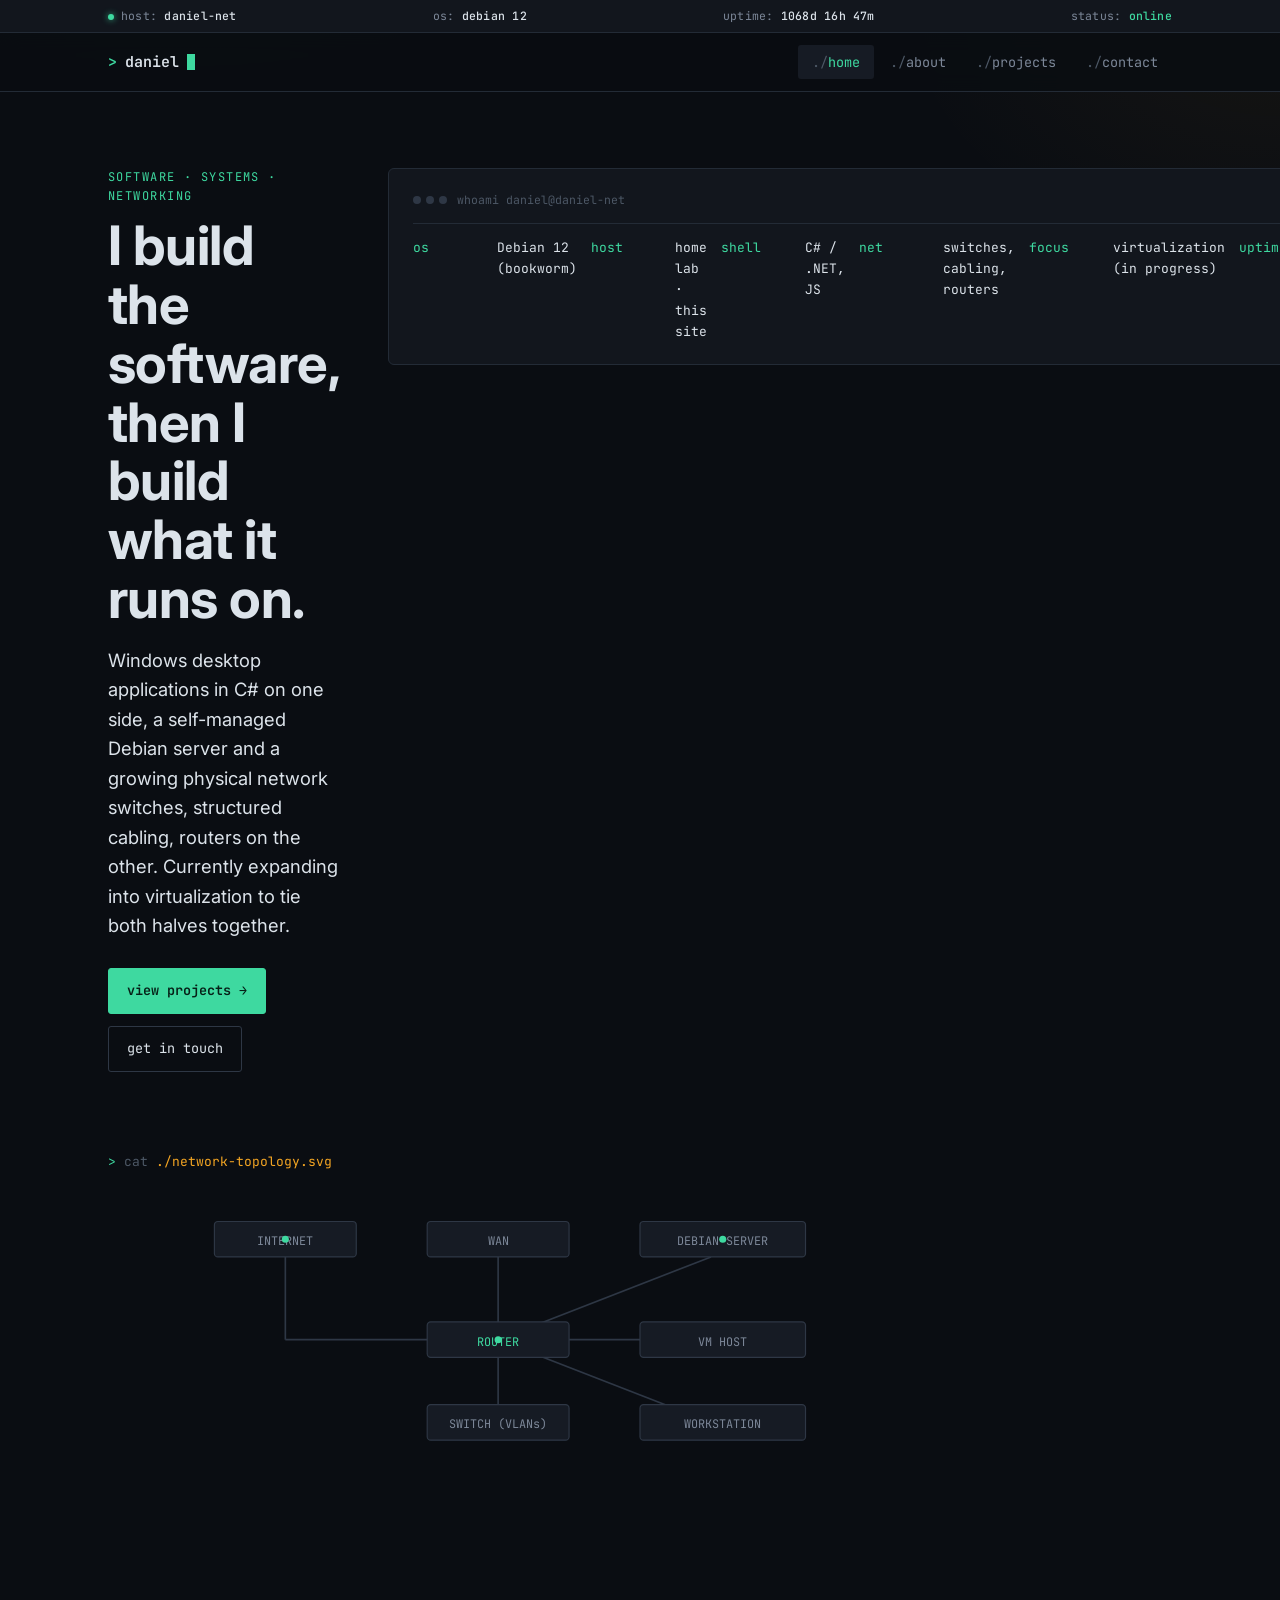
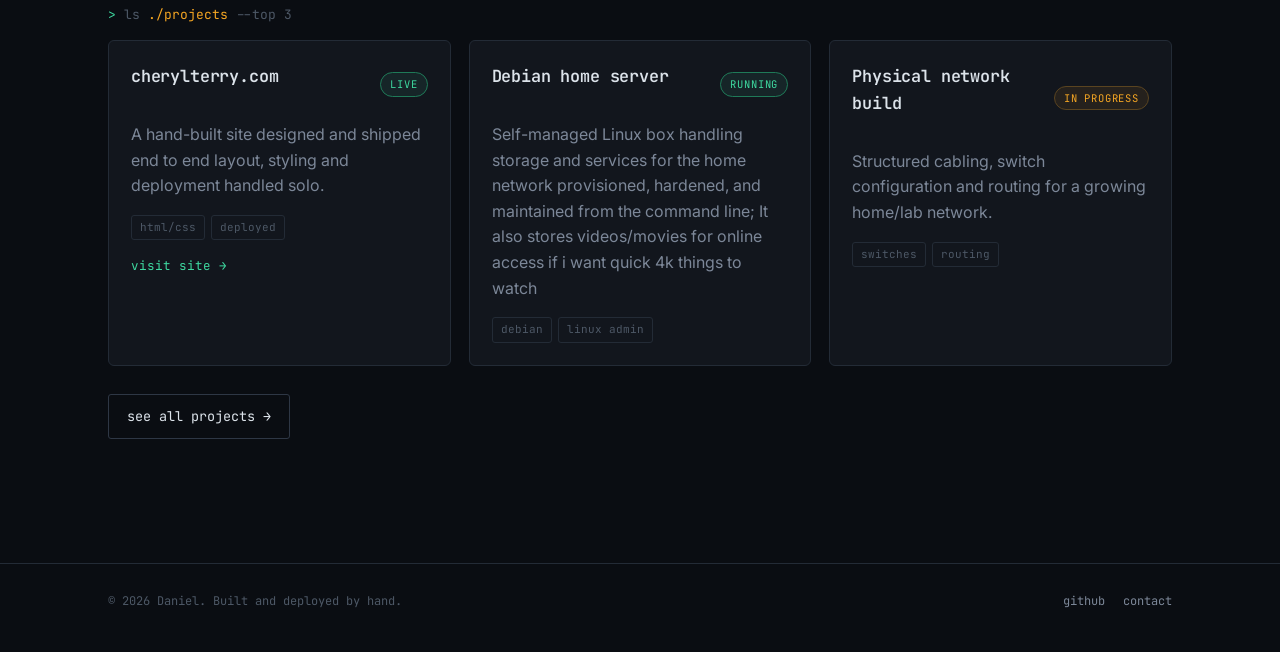
<file: index.html>
<!DOCTYPE html>
<html lang="en">
<head>
<meta charset="UTF-8">
<meta name="viewport" content="width=device-width, initial-scale=1.0">
<title>Daniel  Software &amp; Infrastructure</title>
<meta name="description" content="Daniel's portfolio  Windows desktop software in C#, a self-hosted Debian home lab, physical network builds, and virtualization.">
<link rel="stylesheet" href="/css/style.css">
<link rel="icon" type="image/svg+xml" href="images/Logo.svg">
</head>
<body>

<div class="statusbar">
  <div class="wrap">
    <span class="seg"><span class="dot"></span>host: <b>daniel-net</b></span>
    <span class="seg">os: <b>debian 12</b></span>
    <span class="seg">uptime: <b data-uptime></b></span>
    <span class="seg">status: <b style="color:var(--accent)">online</b></span>
  </div>
</div>

<header class="site">
  <div class="wrap">
    <a href="index.html" class="logo"><span class="prompt">&gt;</span> daniel<span class="cursor"></span></a>
    <button class="nav-toggle" aria-label="Toggle navigation" aria-expanded="false">≡</button>
    <nav class="primary">
      <ul>
        <li><a href="index.html" aria-current="page">home</a></li>
        <li><a href="about.html">about</a></li>
        <li><a href="projects.html">projects</a></li>
        <li><a href="contact.html">contact</a></li>
      </ul>
    </nav>
  </div>
</header>

<main>

  <section class="hero">
    <div class="wrap">
      <div class="hero-grid">

        <div class="reveal">
          <span class="eyebrow">software · systems · networking</span>
          <h1>I build the software,<br>then I build what it runs on.</h1>
          <p class="lede">Windows desktop applications in C# on one side, a self-managed Debian server and a growing physical network  switches, structured cabling, routers  on the other. Currently expanding into virtualization to tie both halves together.</p>
          <div class="btn-row">
            <a href="projects.html" class="btn primary">view projects →</a>
            <a href="contact.html" class="btn">get in touch</a>
          </div>
        </div>

        <div class="reveal">
          <div class="fetch-card">
            <div class="fetch-head">
              <span class="lights"><span></span><span></span><span></span></span>
              whoami  daniel@daniel-net
            </div>
            <div class="fetch-row">
                <div class="fetch-line"><span class="fetch-key">os</span><span class="fetch-val">Debian 12 (bookworm)</span></div>
                <div class="fetch-line"><span class="fetch-key">host</span><span class="fetch-val">home lab · this site</span></div>
                <div class="fetch-line"><span class="fetch-key">shell</span><span class="fetch-val">C# / .NET, JS</span></div>
                <div class="fetch-line"><span class="fetch-key">net</span><span class="fetch-val">switches, cabling, routers</span></div>
                <div class="fetch-line"><span class="fetch-key">focus</span><span class="fetch-val">virtualization (in progress)</span></div>
                <div class="fetch-line"><span class="fetch-key">uptime</span><span class="fetch-val" data-uptime></span></div>
                <div class="fetch-bars">
                  <span style="background:var(--accent)"></span>
                  <span style="background:var(--warn)"></span>
                  <span style="background:#8ab4f8"></span>
                  <span style="background:var(--border-lt)"></span>
                  <span style="background:var(--text-faint)"></span>
                </div>
              </div>
            </div>
          </div>
        </div>

      </div>
    </div>
  </section>

  <section class="tight">
    <div class="wrap">
      <div class="cmd-line reveal"><span class="prompt">&gt;</span> cat <span class="path">./network-topology.svg</span></div>
      <div class="reveal">
        <svg class="topo" viewBox="0 0 900 260" xmlns="http://www.w3.org/2000/svg" role="img" aria-label="Diagram: a router connects to a switch, which connects to a Debian server, a virtualization host, and a workstation.">
          <line class="link" x1="150" y1="60" x2="150" y2="130"/>
          <line class="link" x1="150" y1="130" x2="330" y2="130"/>
          <line class="link" x1="330" y1="130" x2="330" y2="60"/>
          <line class="link" x1="330" y1="130" x2="330" y2="200"/>
          <line class="link" x1="330" y1="130" x2="510" y2="60"/>
          <line class="link" x1="330" y1="130" x2="510" y2="130"/>
          <line class="link" x1="330" y1="130" x2="510" y2="200"/>

          <rect class="node" x="90" y="30" width="120" height="30" rx="3"/>
          <text x="150" y="50" text-anchor="middle">INTERNET</text>

          <rect class="node" x="270" y="115" width="120" height="30" rx="3"/>
          <text x="330" y="135" text-anchor="middle" class="label-accent">ROUTER</text>

          <rect class="node" x="270" y="30" width="120" height="30" rx="3"/>
          <text x="330" y="50" text-anchor="middle">WAN</text>

          <rect class="node" x="270" y="185" width="120" height="30" rx="3"/>
          <text x="330" y="205" text-anchor="middle">SWITCH (VLANs)</text>

          <rect class="node" x="450" y="30" width="140" height="30" rx="3"/>
          <text x="520" y="50" text-anchor="middle">DEBIAN SERVER</text>

          <rect class="node" x="450" y="115" width="140" height="30" rx="3"/>
          <text x="520" y="135" text-anchor="middle">VM HOST</text>

          <rect class="node" x="450" y="185" width="140" height="30" rx="3"/>
          <text x="520" y="205" text-anchor="middle">WORKSTATION</text>

          <circle class="pulse" cx="150" cy="45" r="3"/>
          <circle class="pulse" cx="330" cy="130" r="3"/>
          <circle class="pulse" cx="520" cy="45" r="3"/>
        </svg>
      </div>
    </div>
  </section>

  <section>
    <div class="wrap">
      <div class="cmd-line reveal"><span class="prompt">&gt;</span> ls <span class="path">./projects</span> --top 3</div>
      <div class="grid-3">

        <div class="card reveal">
          <div class="card-head"><h3>cherylterry.com</h3><span class="pill live">live</span></div>
          <p>A hand-built site designed and shipped end to end  layout, styling and deployment handled solo.</p>
          <div class="tags"><span class="tag">html/css</span><span class="tag">deployed</span></div>
          <a class="card-link" href="https://cherylterry.com" target="_blank" rel="noopener">visit site →</a>
        </div>

        <div class="card reveal">
          <div class="card-head"><h3>Debian home server</h3><span class="pill live">running</span></div>
          <p>Self-managed Linux box handling storage and services for the home network provisioned, hardened, and maintained from the command line; It also stores videos/movies for online access if i want quick 4k things to watch</p>
          <div class="tags"><span class="tag">debian</span><span class="tag">linux admin</span></div>
        </div>

        <div class="card reveal">
          <div class="card-head"><h3>Physical network build</h3><span class="pill progress">in progress</span></div>
          <p>Structured cabling, switch configuration and routing for a growing home/lab network.</p>
          <div class="tags"><span class="tag">switches</span><span class="tag">routing</span></div>
        </div>

      </div>
      <div class="btn-row">
        <a href="projects.html" class="btn">see all projects →</a>
      </div>
    </div>
  </section>

</main>

<footer class="site">
  <div class="wrap">
    <p>&copy; 2026 Daniel. Built and deployed by hand.</p>
    <div class="foot-links">
      <a href="https://github.com/Dani3lT3rry1243" target="_blank" rel="noopener">github</a>
      <a href="contact.html">contact</a>
    </div>
  </div>
</footer>

<script src="/js/script.js"></script>
</body>
</html>
</file>
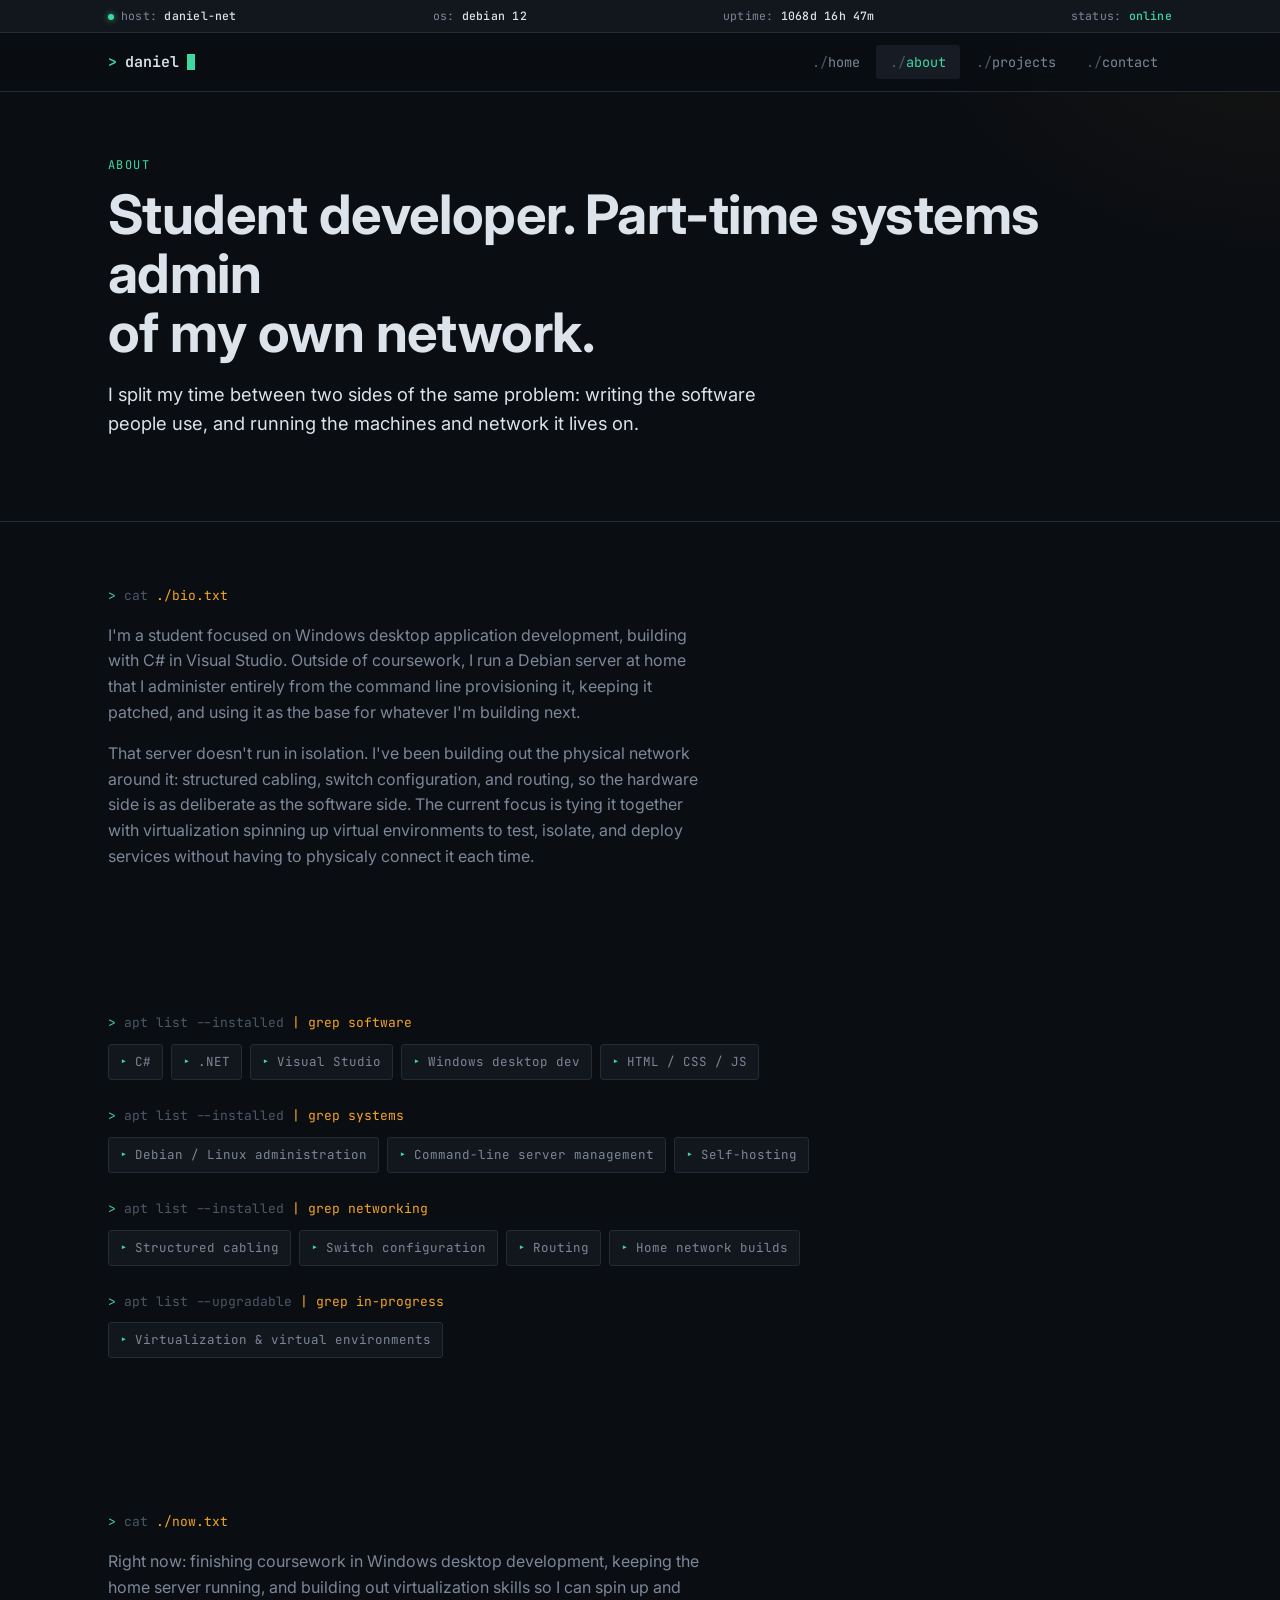
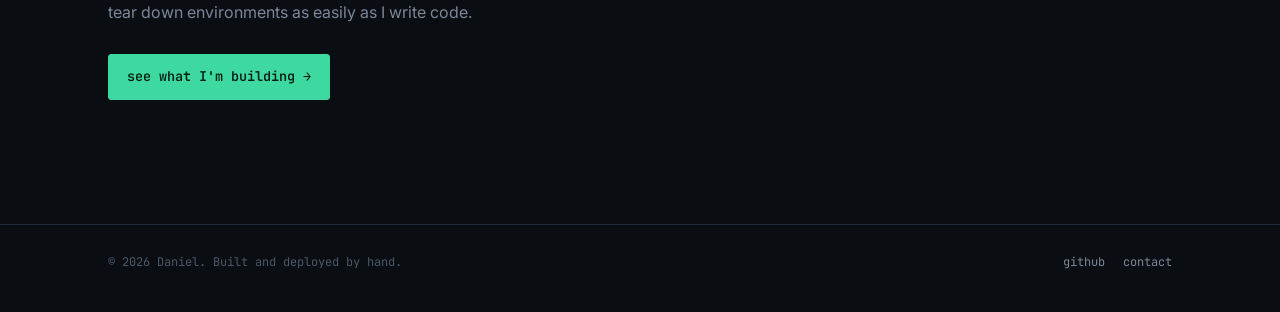
<file: about.html>
<!DOCTYPE html>
<html lang="en">
<head>
<meta charset="UTF-8">
<script>document.documentElement.classList.add("js");</script>
<meta name="viewport" content="width=device-width, initial-scale=1.0">
<title>About  Daniel</title>
<meta name="description" content="About Daniel  student developer working across C# desktop software, Linux administration, and networking.">
<link rel="stylesheet" href="css/style.css">
<link rel="icon" type="image/svg+xml" href="images/Logo.svg">
</head>
<body>

<div class="statusbar">
  <div class="wrap">
    <span class="seg"><span class="dot"></span>host: <b>daniel-net</b></span>
    <span class="seg">os: <b>debian 12</b></span>
    <span class="seg">uptime: <b data-uptime></b></span>
    <span class="seg">status: <b style="color:var(--accent)">online</b></span>
  </div>
</div>

<header class="site">
  <div class="wrap">
    <a href="index.html" class="logo"><span class="prompt">&gt;</span> daniel<span class="cursor"></span></a>
    <button class="nav-toggle" aria-label="Toggle navigation" aria-expanded="false">≡</button>
    <nav class="primary">
      <ul>
        <li><a href="index.html">home</a></li>
        <li><a href="about.html" aria-current="page">about</a></li>
        <li><a href="projects.html">projects</a></li>
        <li><a href="contact.html">contact</a></li>
      </ul>
    </nav>
  </div>
</header>

<main>

  <section>
    <div class="wrap">
      <span class="eyebrow reveal">about</span>
      <h1 class="reveal">Student developer. Part-time systems admin<br>of my own network.</h1>
      <p class="lede reveal">I split my time between two sides of the same problem: writing the software people use, and running the machines and network it lives on.</p>
    </div>
  </section>

  <hr class="divider">

  <section>
    <div class="wrap">
      <div class="cmd-line reveal"><span class="prompt">&gt;</span> cat <span class="path">./bio.txt</span></div>
      <p class="reveal">I'm a student focused on Windows desktop application development, building with C# in Visual Studio. Outside of coursework, I run a Debian server at home that I administer entirely from the command line  provisioning it, keeping it patched, and using it as the base for whatever I'm building next.</p>
      <p class="reveal">That server doesn't run in isolation. I've been building out the physical network around it: structured cabling, switch configuration, and routing, so the hardware side is as deliberate as the software side. The current focus is tying it together with virtualization  spinning up virtual environments to test, isolate, and deploy services without having to physicaly connect it each time.</p>
    </div>
  </section>

  <section>
    <div class="wrap">

      <div class="pkg-block reveal">
        <div class="cmd-line"><span class="prompt">&gt;</span> apt list --installed <span class="path">| grep software</span></div>
        <div class="pkg-list">
          <span class="pkg">C#</span>
          <span class="pkg">.NET</span>
          <span class="pkg">Visual Studio</span>
          <span class="pkg">Windows desktop dev</span>
          <span class="pkg">HTML / CSS / JS</span>
        </div>
      </div>

      <div class="pkg-block reveal">
        <div class="cmd-line"><span class="prompt">&gt;</span> apt list --installed <span class="path">| grep systems</span></div>
        <div class="pkg-list">
          <span class="pkg">Debian / Linux administration</span>
          <span class="pkg">Command-line server management</span>
          <span class="pkg">Self-hosting</span>
        </div>
      </div>

      <div class="pkg-block reveal">
        <div class="cmd-line"><span class="prompt">&gt;</span> apt list --installed <span class="path">| grep networking</span></div>
        <div class="pkg-list">
          <span class="pkg">Structured cabling</span>
          <span class="pkg">Switch configuration</span>
          <span class="pkg">Routing</span>
          <span class="pkg">Home network builds</span>
        </div>
      </div>

      <div class="pkg-block reveal">
        <div class="cmd-line"><span class="prompt">&gt;</span> apt list --upgradable <span class="path">| grep in-progress</span></div>
        <div class="pkg-list">
          <span class="pkg">Virtualization &amp; virtual environments</span>
        </div>
      </div>

    </div>
  </section>

  <section>
    <div class="wrap">
      <div class="cmd-line reveal"><span class="prompt">&gt;</span> cat <span class="path">./now.txt</span></div>
      <p class="reveal">Right now: finishing coursework in Windows desktop development, keeping the home server running, and building out virtualization skills so I can spin up and tear down environments as easily as I write code.</p>
      <div class="btn-row reveal">
        <a href="projects.html" class="btn primary">see what I'm building →</a>
      </div>
    </div>
  </section>

</main>

<footer class="site">
  <div class="wrap">
    <p>&copy; 2026 Daniel. Built and deployed by hand.</p>
    <div class="foot-links">
      <a href="https://github.com/Dani3lT3rry1243" target="_blank" rel="noopener">github</a>
      <a href="contact.html">contact</a>
    </div>
  </div>
</footer>

<script src="js/script.js"></script>
</body>
</html>
</file>
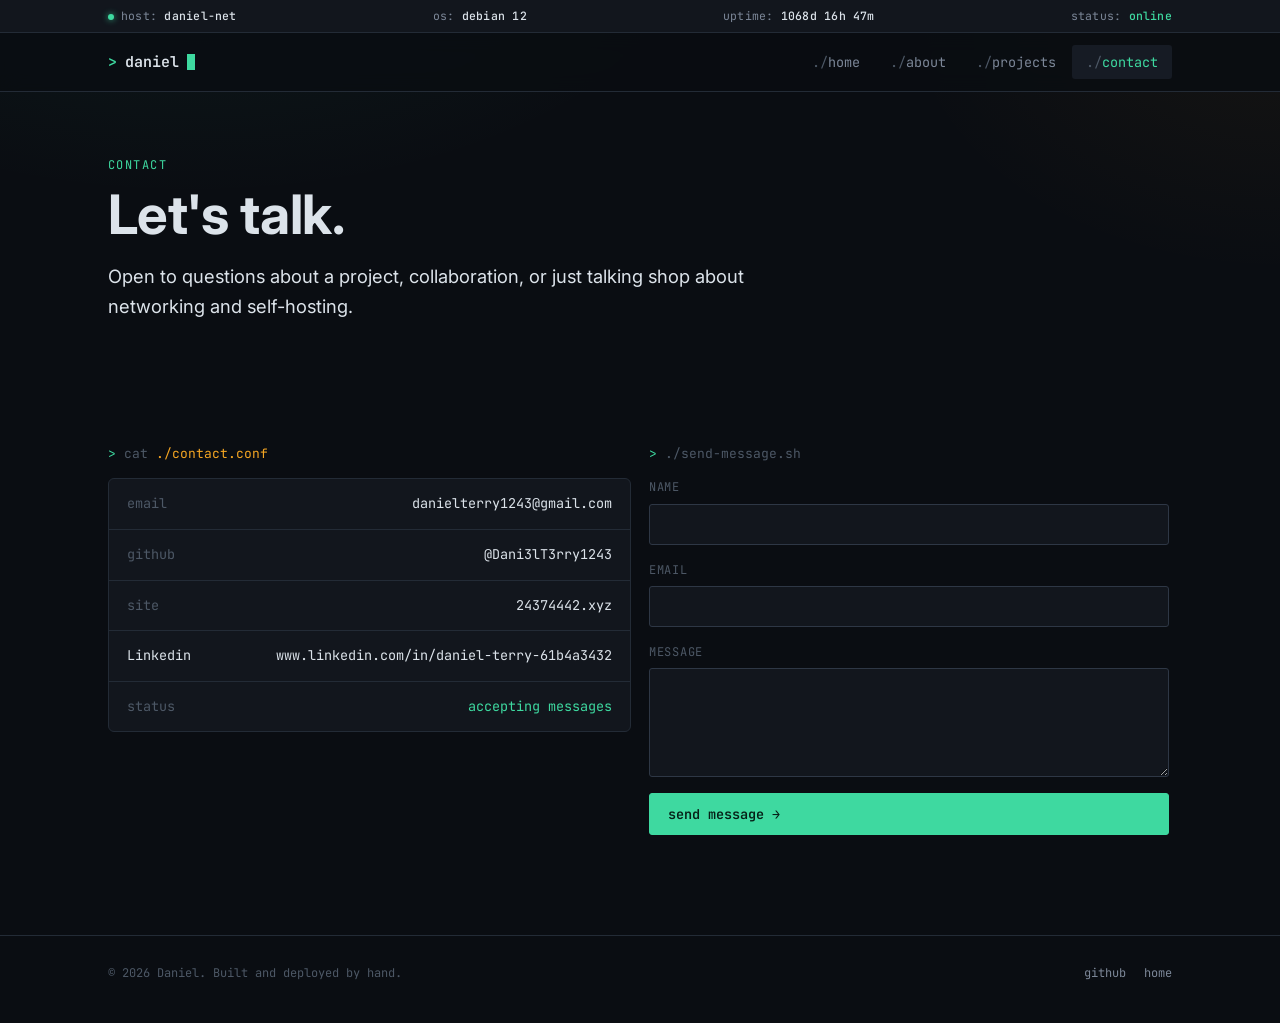
<file: contact.html>
<!DOCTYPE html>
<html lang="en">
<head>
<meta charset="UTF-8">
<script>document.documentElement.classList.add("js");</script>
<meta name="viewport" content="width=device-width, initial-scale=1.0">
<title>Contact — Daniel</title>
<meta name="description" content="Get in touch with Daniel.">
<link rel="stylesheet" href="css/style.css">
<link rel="icon" type="image/svg+xml" href="images/Logo.svg">
</head>
<body>

<div class="statusbar">
  <div class="wrap">
    <span class="seg"><span class="dot"></span>host: <b>daniel-net</b></span>
    <span class="seg">os: <b>debian 12</b></span>
    <span class="seg">uptime: <b data-uptime>—</b></span>
    <span class="seg">status: <b style="color:var(--accent)">online</b></span>
  </div>
</div>

<header class="site">
  <div class="wrap">
    <a href="index.html" class="logo"><span class="prompt">&gt;</span> daniel<span class="cursor"></span></a>
    <button class="nav-toggle" aria-label="Toggle navigation" aria-expanded="false">≡</button>
    <nav class="primary">
      <ul>
        <li><a href="index.html">home</a></li>
        <li><a href="about.html">about</a></li>
        <li><a href="projects.html">projects</a></li>
        <li><a href="contact.html" aria-current="page">contact</a></li>
      </ul>
    </nav>
  </div>
</header>

<main>

  <section>
    <div class="wrap">
      <span class="eyebrow reveal">contact</span>
      <h1 class="reveal">Let's talk.</h1>
      <p class="lede reveal">Open to questions about a project, collaboration, or just talking shop about networking and self-hosting.</p>
    </div>
  </section>

  <section class="tight">
    <div class="wrap">
      <div class="grid-2">

        <div class="reveal">
          <div class="cmd-line"><span class="prompt">&gt;</span> cat <span class="path">./contact.conf</span></div>
          <div class="kv">
            <div class="kv-row">
              <span class="kv-key">email</span>
              <span class="kv-val"><a href="mailto:danielterry1243@gmail.com">danielterry1243@gmail.com</a></span>
            </div>
            <div class="kv-row">
              <span class="kv-key">github</span>
              <span class="kv-val"><a href="https://github.com/Dani3lT3rry1243" target="_blank" rel="noopener">@Dani3lT3rry1243</a></span>
            </div>
            <div class="kv-row">
              <span class="kv-key">site</span>
              <span class="kv-val"><a href="https://24374442.xyz" target="_blank" rel="noopener">24374442.xyz</a></span>
            </div>
            <div class="kv-row"
            <span class="kv-key">Linkedin</span>
            <span class="kv-val"><a href="https://www.linkedin.com/in/daniel-terry-61b4a3432/">www.linkedin.com/in/daniel-terry-61b4a3432</a></span>
             </div>
            <div class="kv-row">
              <span class="kv-key">status</span>
              <span class="kv-val" style="color:var(--accent)">accepting messages</span>
            </div>
          </div>
        </div>

        <div class="reveal">
          <div class="cmd-line"><span class="prompt">&gt;</span> ./send-message.sh</div>
          <form class="contact-form" data-to="danielterry1243@gmail.com">
            <div class="field">
              <label for="name">name</label>
              <input type="text" id="name" name="name" required>
            </div>
            <div class="field">
              <label for="email">email</label>
              <input type="email" id="email" name="email" required>
            </div>
            <div class="field">
              <label for="message">message</label>
              <textarea id="message" name="message" rows="5" required></textarea>
            </div>
            <button type="submit" class="btn primary">send message →</button>
          </form>
        </div>

      </div>
    </div>
  </section>

</main>

<footer class="site">
  <div class="wrap">
    <p>&copy; 2026 Daniel. Built and deployed by hand.</p>
    <div class="foot-links">
      <a href="https://github.com/Dani3lT3rry1243" target="_blank" rel="noopener">github</a>
      <a href="index.html">home</a>
    </div>
  </div>
</footer>

<script src="js/script.js"></script>
</body>
</html>
</file>
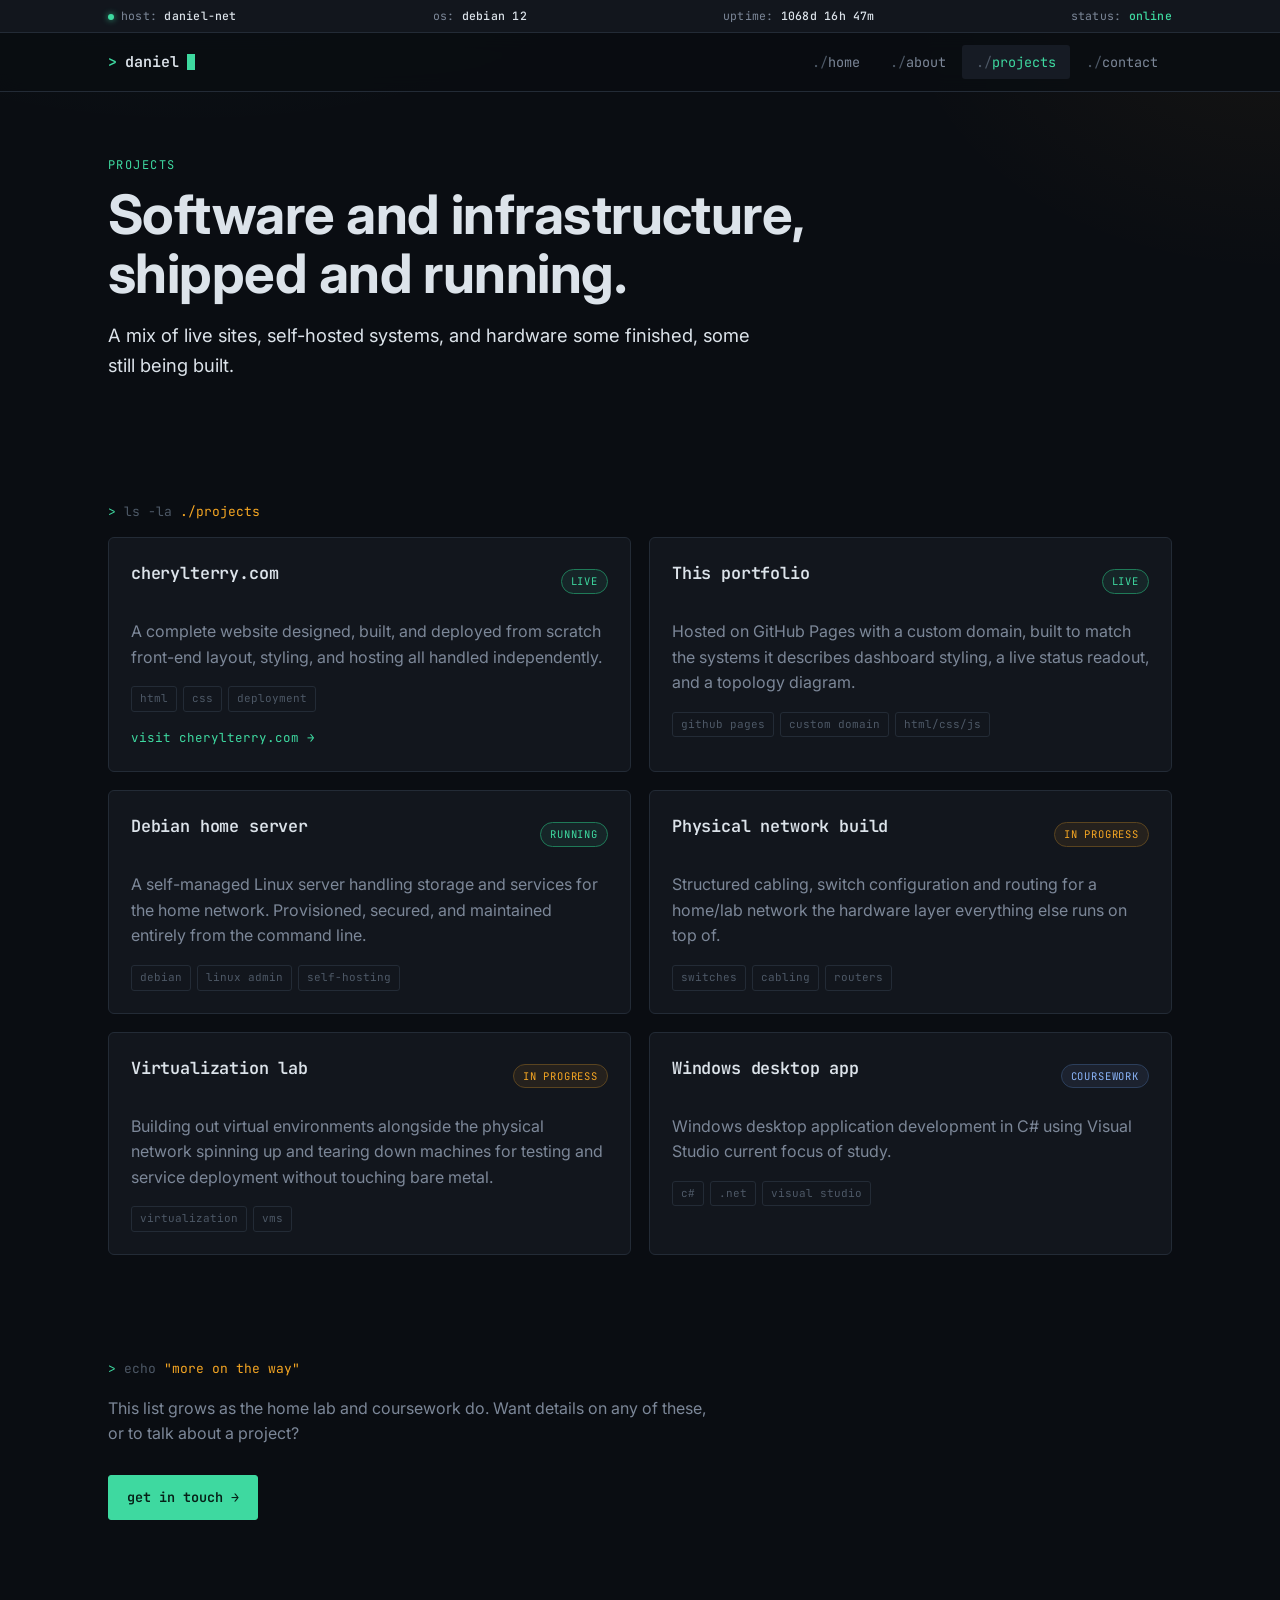
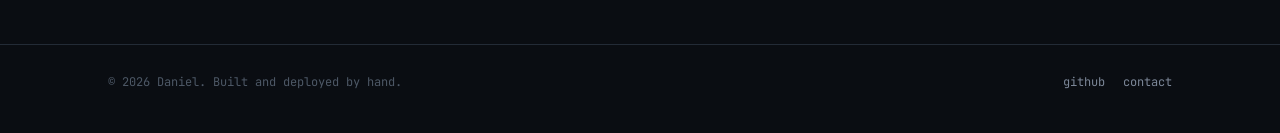
<file: projects.html>
<!DOCTYPE html>
<html lang="en">
<head>
<meta charset="UTF-8">
<script>document.documentElement.classList.add("js");</script>
<meta name="viewport" content="width=device-width, initial-scale=1.0">
<title>Projects  Daniel</title>
<meta name="description" content="Projects by Daniel  cherylterry.com, a Debian home server, a physical network build, a virtualization lab, and Windows desktop software in C#.">
<link rel="stylesheet" href="css/style.css">
<link rel="icon" type="image/svg+xml" href="images/Logo.svg">
</head>
<body>

<div class="statusbar">
  <div class="wrap">
    <span class="seg"><span class="dot"></span>host: <b>daniel-net</b></span>
    <span class="seg">os: <b>debian 12</b></span>
    <span class="seg">uptime: <b data-uptime></b></span>
    <span class="seg">status: <b style="color:var(--accent)">online</b></span>
  </div>
</div>

<header class="site">
  <div class="wrap">
    <a href="index.html" class="logo"><span class="prompt">&gt;</span> daniel<span class="cursor"></span></a>
    <button class="nav-toggle" aria-label="Toggle navigation" aria-expanded="false">≡</button>
    <nav class="primary">
      <ul>
        <li><a href="index.html">home</a></li>
        <li><a href="about.html">about</a></li>
        <li><a href="projects.html" aria-current="page">projects</a></li>
        <li><a href="contact.html">contact</a></li>
      </ul>
    </nav>
  </div>
</header>

<main>

  <section>
    <div class="wrap">
      <span class="eyebrow reveal">projects</span>
      <h1 class="reveal">Software and infrastructure,<br>shipped and running.</h1>
      <p class="lede reveal">A mix of live sites, self-hosted systems, and hardware  some finished, some still being built.</p>
    </div>
  </section>

  <section class="tight">
    <div class="wrap">
      <div class="cmd-line reveal"><span class="prompt">&gt;</span> ls -la <span class="path">./projects</span></div>

      <div class="grid-2">

        <div class="card reveal">
          <div class="card-head">
            <h3>cherylterry.com</h3>
            <span class="pill live">live</span>
          </div>
          <p>A complete website designed, built, and deployed from scratch  front-end layout, styling, and hosting all handled independently.</p>
          <div class="tags"><span class="tag">html</span><span class="tag">css</span><span class="tag">deployment</span></div>
          <a class="card-link" href="https://cherylterry.com" target="_blank" rel="noopener">visit cherylterry.com →</a>
        </div>

        <div class="card reveal">
          <div class="card-head">
            <h3>This portfolio</h3>
            <span class="pill live">live</span>
          </div>
          <p>Hosted on GitHub Pages with a custom domain, built to match the systems it describes  dashboard styling, a live status readout, and a topology diagram.</p>
          <div class="tags"><span class="tag">github pages</span><span class="tag">custom domain</span><span class="tag">html/css/js</span></div>
        </div>

        <div class="card reveal">
          <div class="card-head">
            <h3>Debian home server</h3>
            <span class="pill live">running</span>
          </div>
          <p>A self-managed Linux server handling storage and services for the home network. Provisioned, secured, and maintained entirely from the command line.</p>
          <div class="tags"><span class="tag">debian</span><span class="tag">linux admin</span><span class="tag">self-hosting</span></div>
        </div>

        <div class="card reveal">
          <div class="card-head">
            <h3>Physical network build</h3>
            <span class="pill progress">in progress</span>
          </div>
          <p>Structured cabling, switch configuration and routing for a home/lab network  the hardware layer everything else runs on top of.</p>
          <div class="tags"><span class="tag">switches</span><span class="tag">cabling</span><span class="tag">routers</span></div>
        </div>

        <div class="card reveal">
          <div class="card-head">
            <h3>Virtualization lab</h3>
            <span class="pill progress">in progress</span>
          </div>
          <p>Building out virtual environments alongside the physical network  spinning up and tearing down machines for testing and service deployment without touching bare metal.</p>
          <div class="tags"><span class="tag">virtualization</span><span class="tag">vms</span></div>
        </div>

        <div class="card reveal">
          <div class="card-head">
            <h3>Windows desktop app</h3>
            <span class="pill lab">coursework</span>
          </div>
          <p>Windows desktop application development in C# using Visual Studio  current focus of study.</p>
          <div class="tags"><span class="tag">c#</span><span class="tag">.net</span><span class="tag">visual studio</span></div>
        </div>

      </div>
    </div>
  </section>

  <section>
    <div class="wrap">
      <div class="cmd-line reveal"><span class="prompt">&gt;</span> echo <span class="path">"more on the way"</span></div>
      <p class="reveal">This list grows as the home lab and coursework do. Want details on any of these, or to talk about a project?</p>
      <div class="btn-row reveal">
        <a href="contact.html" class="btn primary">get in touch →</a>
      </div>
    </div>
  </section>

</main>

<footer class="site">
  <div class="wrap">
    <p>&copy; 2026 Daniel. Built and deployed by hand.</p>
    <div class="foot-links">
      <a href="https://github.com/Dani3lT3rry1243" target="_blank" rel="noopener">github</a>
      <a href="contact.html">contact</a>
    </div>
  </div>
</footer>

<script src="js/script.js"></script>
</body>
</html>
</file>
<file: css/style.css>
/* ============================================================
   Daniel — portfolio
   Palette: dark network-ops console, signal green + amber accent
   Type: JetBrains Mono (display/labels/data) + Inter (body)
   ============================================================ */

@import url('https://fonts.googleapis.com/css2?family=JetBrains+Mono:wght@400;500;600;700&family=Inter:wght@400;500;600;700&display=swap');

:root{
  --bg:        #0a0d12;
  --bg-panel:  #12161d;
  --bg-panel-2:#161b24;
  --border:    #232b36;
  --border-lt: #2e3745;
  --text:      #dce3ea;
  --text-dim:  #7c8798;
  --text-faint:#4d5866;
  --accent:    #3ed9a0;
  --accent-dim:#1f7a58;
  --warn:      #f5a623;
  --danger:    #e2574c;

  --mono: 'JetBrains Mono', ui-monospace, 'SFMono-Regular', Menlo, monospace;
  --sans: 'Inter', -apple-system, 'Segoe UI', sans-serif;

  --maxw: 1120px;
  --radius: 3px;
}

*{ box-sizing:border-box; }
html{ scroll-behavior:smooth; }

body{
  margin:0;
  background:
    radial-gradient(ellipse 900px 500px at 15% -10%, rgba(62,217,160,0.07), transparent 60%),
    radial-gradient(ellipse 700px 500px at 100% 0%, rgba(245,166,35,0.05), transparent 55%),
    var(--bg);
  color:var(--text);
  font-family:var(--sans);
  font-size:16px;
  line-height:1.6;
  -webkit-font-smoothing:antialiased;
}

a{ color:inherit; text-decoration:none; }
img{ max-width:100%; display:block; }
ul{ margin:0; padding:0; list-style:none; }

::selection{ background:var(--accent); color:#06110c; }

@media (prefers-reduced-motion: reduce){
  *{ animation-duration:0.001ms !important; animation-iteration-count:1 !important; transition-duration:0.001ms !important; scroll-behavior:auto !important; }
}

/* focus visibility */
a:focus-visible, button:focus-visible, input:focus-visible, textarea:focus-visible{
  outline:2px solid var(--accent);
  outline-offset:2px;
}

.wrap{
  max-width:var(--maxw);
  margin:0 auto;
  padding:0 28px;
}

/* ---------- status strip ---------- */
.statusbar{
  border-bottom:1px solid var(--border);
  background:var(--bg-panel);
  font-family:var(--mono);
  font-size:11.5px;
  color:var(--text-faint);
  letter-spacing:.02em;
}
.statusbar .wrap{
  display:flex;
  justify-content:space-between;
  align-items:center;
  padding:7px 28px;
  overflow-x:auto;
  white-space:nowrap;
  gap:20px;
}
.statusbar .dot{
  display:inline-block;
  width:6px; height:6px;
  border-radius:50%;
  background:var(--accent);
  margin-right:7px;
  box-shadow:0 0 6px rgba(62,217,160,.8);
  animation:pulse 2.4s ease-in-out infinite;
}
@keyframes pulse{
  0%,100%{ opacity:1; }
  50%{ opacity:.35; }
}
.statusbar .seg{ color:var(--text-dim); }
.statusbar .seg b{ color:var(--text); font-weight:500; }

/* ---------- header / nav ---------- */
header.site{
  position:sticky; top:0; z-index:40;
  background:rgba(10,13,18,.86);
  backdrop-filter:blur(10px);
  border-bottom:1px solid var(--border);
}
header.site .wrap{
  display:flex; align-items:center; justify-content:space-between;
  padding:16px 28px;
}
.logo{
  font-family:var(--mono);
  font-size:15px;
  font-weight:600;
  color:var(--text);
  display:flex; align-items:center; gap:8px;
}
.logo .prompt{ color:var(--accent); }
.logo .cursor{
  display:inline-block; width:8px; height:16px;
  background:var(--accent);
  animation:blink 1.1s steps(1) infinite;
}
@keyframes blink{ 50%{ opacity:0; } }

nav.primary ul{ display:flex; gap:2px; }
nav.primary a{
  font-family:var(--mono);
  font-size:13.5px;
  color:var(--text-dim);
  padding:8px 14px;
  border-radius:var(--radius);
  transition:color .15s ease, background .15s ease;
}
nav.primary a:before{ content:'./'; color:var(--text-faint); }
nav.primary a:hover{ color:var(--text); background:var(--bg-panel-2); }
nav.primary a[aria-current="page"]{ color:var(--accent); background:var(--bg-panel-2); }

.nav-toggle{
  display:none;
  background:none; border:1px solid var(--border-lt);
  border-radius:var(--radius);
  color:var(--text); width:38px; height:38px;
  font-family:var(--mono); font-size:16px; cursor:pointer;
}

@media (max-width:760px){
  nav.primary{
    position:absolute; top:100%; left:0; right:0;
    background:var(--bg-panel);
    border-bottom:1px solid var(--border);
    display:none;
  }
  nav.primary.open{ display:block; }
  nav.primary ul{ flex-direction:column; padding:8px 20px 16px; gap:0; }
  nav.primary a{ display:block; padding:12px 6px; border-radius:0; border-bottom:1px solid var(--border); }
  .nav-toggle{ display:block; }
}

/* ---------- section scaffolding ---------- */
section{ padding:64px 0; }
section.tight{ padding:40px 0; }

.cmd-line{
  font-family:var(--mono);
  font-size:13px;
  color:var(--text-faint);
  margin-bottom:14px;
  display:flex; align-items:center; gap:8px;
}
.cmd-line .prompt{ color:var(--accent); }
.cmd-line .path{ color:var(--warn); }

h1,h2,h3{
  font-family:var(--sans);
  font-weight:700;
  letter-spacing:-.01em;
  margin:0 0 16px;
  color:var(--text);
}
h1{ font-size:clamp(2.1rem, 4.4vw, 3.4rem); line-height:1.08; }
h2{ font-size:clamp(1.5rem, 2.6vw, 2rem); }
h3{ font-size:1.05rem; font-family:var(--mono); font-weight:600; }

p{ color:var(--text-dim); max-width:60ch; }
p.lede{ font-size:1.15rem; color:var(--text); max-width:56ch; }

.eyebrow{
  font-family:var(--mono);
  font-size:12px;
  color:var(--accent);
  text-transform:uppercase;
  letter-spacing:.12em;
  margin-bottom:10px;
  display:block;
}

.divider{
  border:none; border-top:1px solid var(--border);
  margin:0;
}

/* ---------- buttons ---------- */
.btn{
  display:inline-flex; align-items:center; gap:8px;
  font-family:var(--mono);
  font-size:13.5px;
  padding:11px 18px;
  border-radius:var(--radius);
  border:1px solid var(--border-lt);
  color:var(--text);
  transition:border-color .15s ease, transform .1s ease, background .15s ease;
}
.btn:hover{ border-color:var(--accent); transform:translateY(-1px); }
.btn.primary{ background:var(--accent); color:#062017; border-color:var(--accent); font-weight:600; }
.btn.primary:hover{ background:#5ee6b4; }
.btn-row{ display:flex; gap:12px; flex-wrap:wrap; margin-top:28px; }

/* ---------- hero ---------- */
.hero{ padding:76px 0 40px; }
.hero-grid{
  display:grid;
  grid-template-columns:1.15fr .85fr;
  gap:48px;
  align-items:start;
}
@media (max-width:900px){ .hero-grid{ grid-template-columns:1fr; } }

/* neofetch-style info card — the signature element */
.fetch-card{
  background:var(--bg-panel);
  border:1px solid var(--border);
  border-radius:6px;
  padding:22px 24px;
  font-family:var(--mono);
  font-size:13px;
  overflow:hidden;
}
.fetch-card .fetch-head{
  display:flex; align-items:center; gap:10px;
  padding-bottom:14px; margin-bottom:14px;
  border-bottom:1px solid var(--border);
  color:var(--text-faint); font-size:11.5px;
}
.fetch-card .fetch-head .lights{ display:flex; gap:5px; }
.fetch-card .fetch-head .lights span{ width:8px; height:8px; border-radius:50%; background:var(--border-lt); }
.fetch-row{ display:flex; gap:14px; }
.fetch-glyph{
  flex:0 0 auto;
  color:var(--accent);
  white-space:pre;
  font-size:11px;
  line-height:1.25;
  opacity:.9;
}
.fetch-data dl{ margin:0; }
.fetch-data{ display:flex; flex-direction:column; gap:5px; }
.fetch-line{ display:flex; gap:8px; }
.fetch-key{ color:var(--accent); min-width:76px; }
.fetch-val{ color:var(--text); }
.fetch-bars{ display:flex; gap:3px; margin-top:12px; }
.fetch-bars span{ width:14px; height:14px; border-radius:2px; }

/* topology diagram */
.topo{ width:100%; height:auto; }
.topo .node{ fill:var(--bg-panel-2); stroke:var(--border-lt); }
.topo .link{ stroke:var(--border-lt); stroke-width:1.4; fill:none; }
.topo .pulse{ fill:var(--accent); }
.topo text{ font-family:var(--mono); font-size:10px; fill:var(--text-dim); }
.topo .label-accent{ fill:var(--accent); }

/* ---------- cards / grids ---------- */
.grid-3{ display:grid; grid-template-columns:repeat(3,1fr); gap:18px; }
.grid-2{ display:grid; grid-template-columns:repeat(2,1fr); gap:18px; }
@media (max-width:860px){ .grid-3{ grid-template-columns:1fr; } .grid-2{ grid-template-columns:1fr; } }

.card{
  background:var(--bg-panel);
  border:1px solid var(--border);
  border-radius:6px;
  padding:22px;
  transition:border-color .18s ease, transform .18s ease;
}
.card:hover{ border-color:var(--border-lt); transform:translateY(-2px); }

.card-head{ display:flex; align-items:center; justify-content:space-between; gap:10px; margin-bottom:10px; }

.pill{
  font-family:var(--mono);
  font-size:10.5px;
  text-transform:uppercase;
  letter-spacing:.08em;
  padding:3px 9px;
  border-radius:20px;
  border:1px solid var(--border-lt);
  color:var(--text-dim);
  white-space:nowrap;
}
.pill.live{ color:var(--accent); border-color:var(--accent-dim); background:rgba(62,217,160,.08); }
.pill.progress{ color:var(--warn); border-color:#5a4420; background:rgba(245,166,35,.08); }
.pill.lab{ color:#8ab4f8; border-color:#2c3f5c; background:rgba(138,180,248,.08); }

.tags{ display:flex; flex-wrap:wrap; gap:6px; margin-top:14px; }
.tag{
  font-family:var(--mono); font-size:11px;
  color:var(--text-faint);
  border:1px solid var(--border);
  border-radius:var(--radius);
  padding:3px 8px;
}

.card-link{
  display:inline-flex; align-items:center; gap:6px;
  font-family:var(--mono); font-size:12.5px; color:var(--accent);
  margin-top:16px;
}
.card-link:hover{ text-decoration:underline; }

/* ---------- package list (about page skills) ---------- */
.pkg-block{ margin-bottom:26px; }
.pkg-block .cmd-line{ margin-bottom:10px; }
.pkg-list{ display:flex; flex-wrap:wrap; gap:8px; }
.pkg{
  font-family:var(--mono); font-size:12.5px;
  background:var(--bg-panel);
  border:1px solid var(--border);
  border-radius:var(--radius);
  padding:7px 11px;
  color:var(--text-dim);
  display:flex; align-items:center; gap:7px;
}
.pkg:before{ content:'▸'; color:var(--accent); }

/* ---------- key/value config block ---------- */
.kv{
  background:var(--bg-panel);
  border:1px solid var(--border);
  border-radius:6px;
  font-family:var(--mono);
  font-size:13.5px;
  overflow:hidden;
}
.kv-row{
  display:flex; justify-content:space-between; gap:16px;
  padding:14px 18px;
  border-bottom:1px solid var(--border);
}
.kv-row:last-child{ border-bottom:none; }
.kv-key{ color:var(--text-faint); }
.kv-val{ color:var(--text); }
.kv-val a:hover{ color:var(--accent); }

/* ---------- forms ---------- */
form.contact-form{ display:flex; flex-direction:column; gap:16px; max-width:520px; }
.field{ display:flex; flex-direction:column; gap:6px; }
.field label{
  font-family:var(--mono); font-size:12px;
  color:var(--text-faint); text-transform:uppercase; letter-spacing:.06em;
}
.field input, .field textarea{
  background:var(--bg-panel);
  border:1px solid var(--border-lt);
  border-radius:var(--radius);
  color:var(--text);
  font-family:var(--sans);
  font-size:14.5px;
  padding:11px 13px;
  resize:vertical;
}
.field input:focus, .field textarea:focus{ border-color:var(--accent); outline:none; }
.form-note{ font-family:var(--mono); font-size:12px; color:var(--text-faint); margin-top:4px; }

/* ---------- footer ---------- */
footer.site{
  border-top:1px solid var(--border);
  margin-top:60px;
  padding:28px 0 40px;
}
footer.site .wrap{
  display:flex; justify-content:space-between; align-items:center; flex-wrap:wrap; gap:12px;
}
footer.site p{ font-family:var(--mono); font-size:12px; color:var(--text-faint); margin:0; }
.foot-links{ display:flex; gap:18px; }
.foot-links a{ font-family:var(--mono); font-size:12px; color:var(--text-dim); }
.foot-links a:hover{ color:var(--accent); }

/* ---------- reveal-on-scroll ---------- */
/* Content is visible by default so the page never depends on JS to be readable.
   Only once the early inline script confirms JS is running (html.js) do sections
   start hidden and wait for the scroll-reveal to bring them in. */
.reveal{ opacity:1; transform:none; }
html.js .reveal{ opacity:0; transform:translateY(14px); transition:opacity .5s ease, transform .5s ease; }
.reveal.in{ opacity:1 !important; transform:none !important; }
</file>
